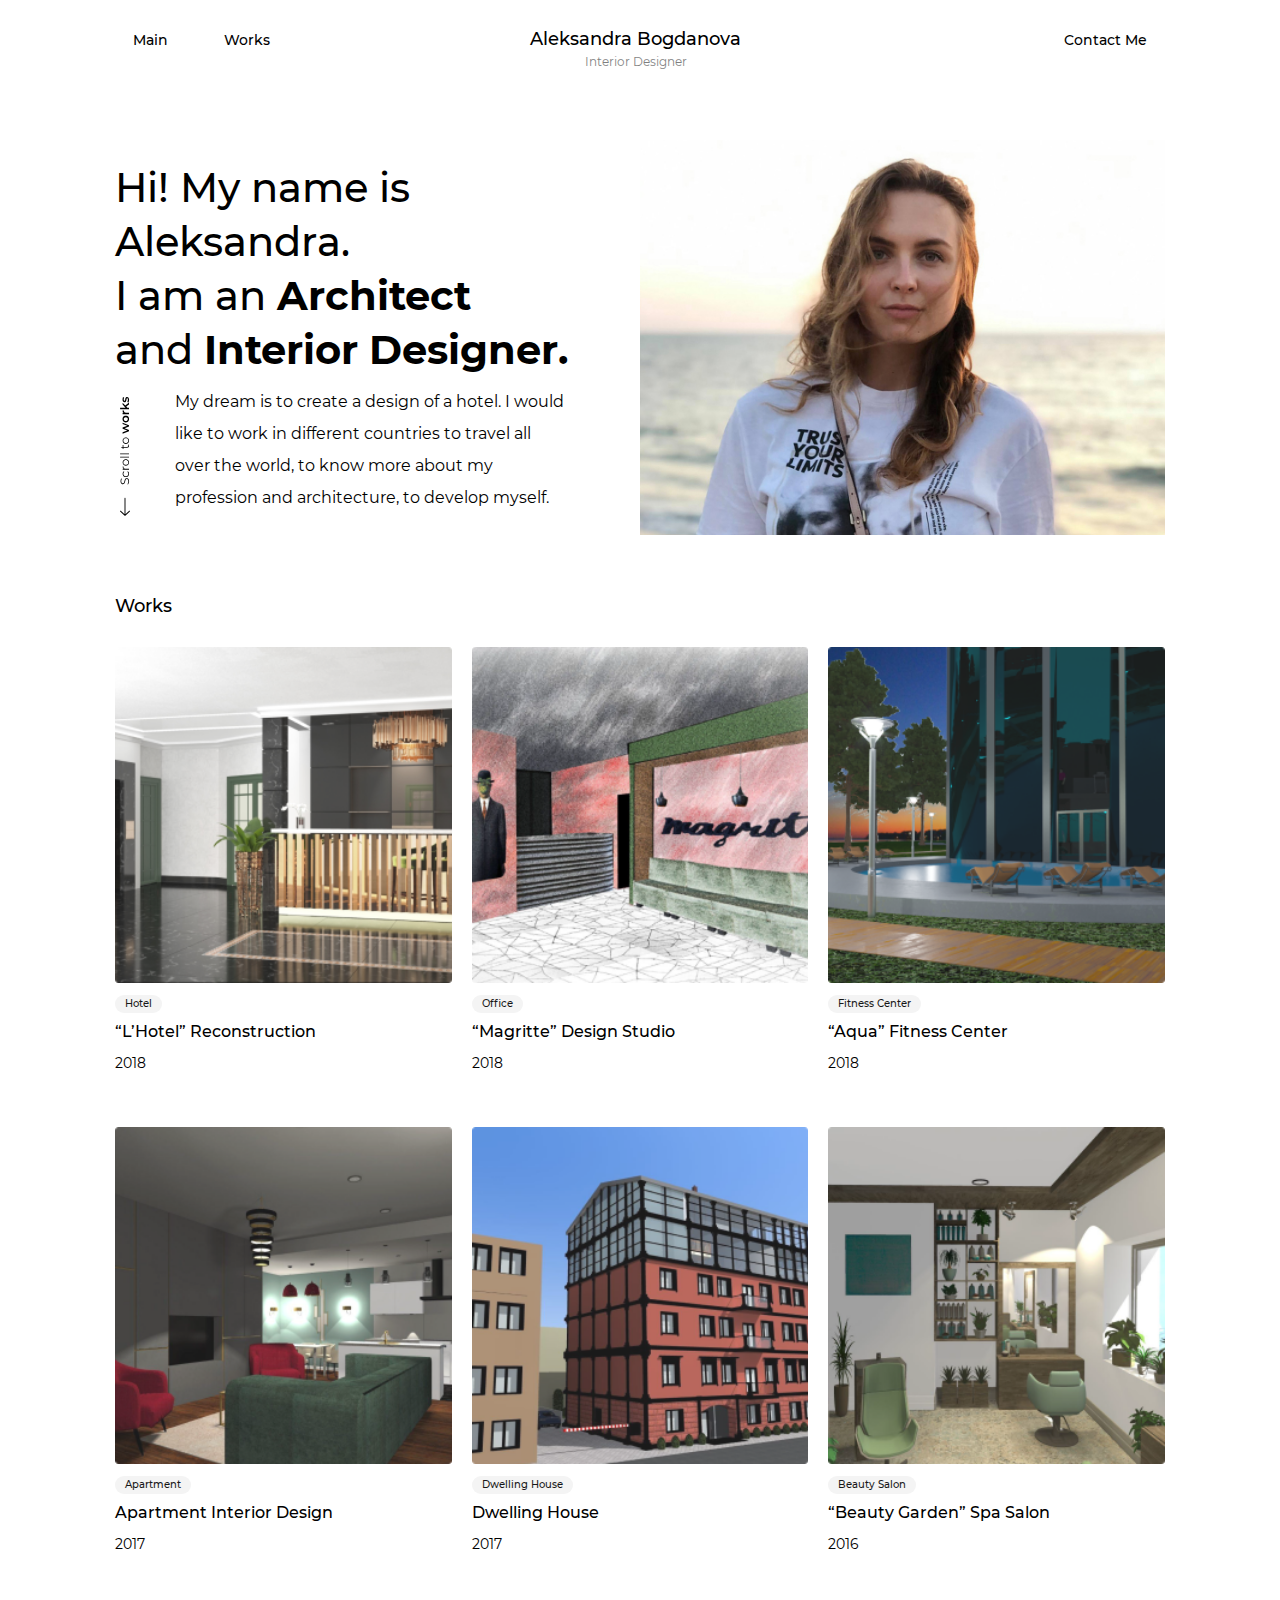
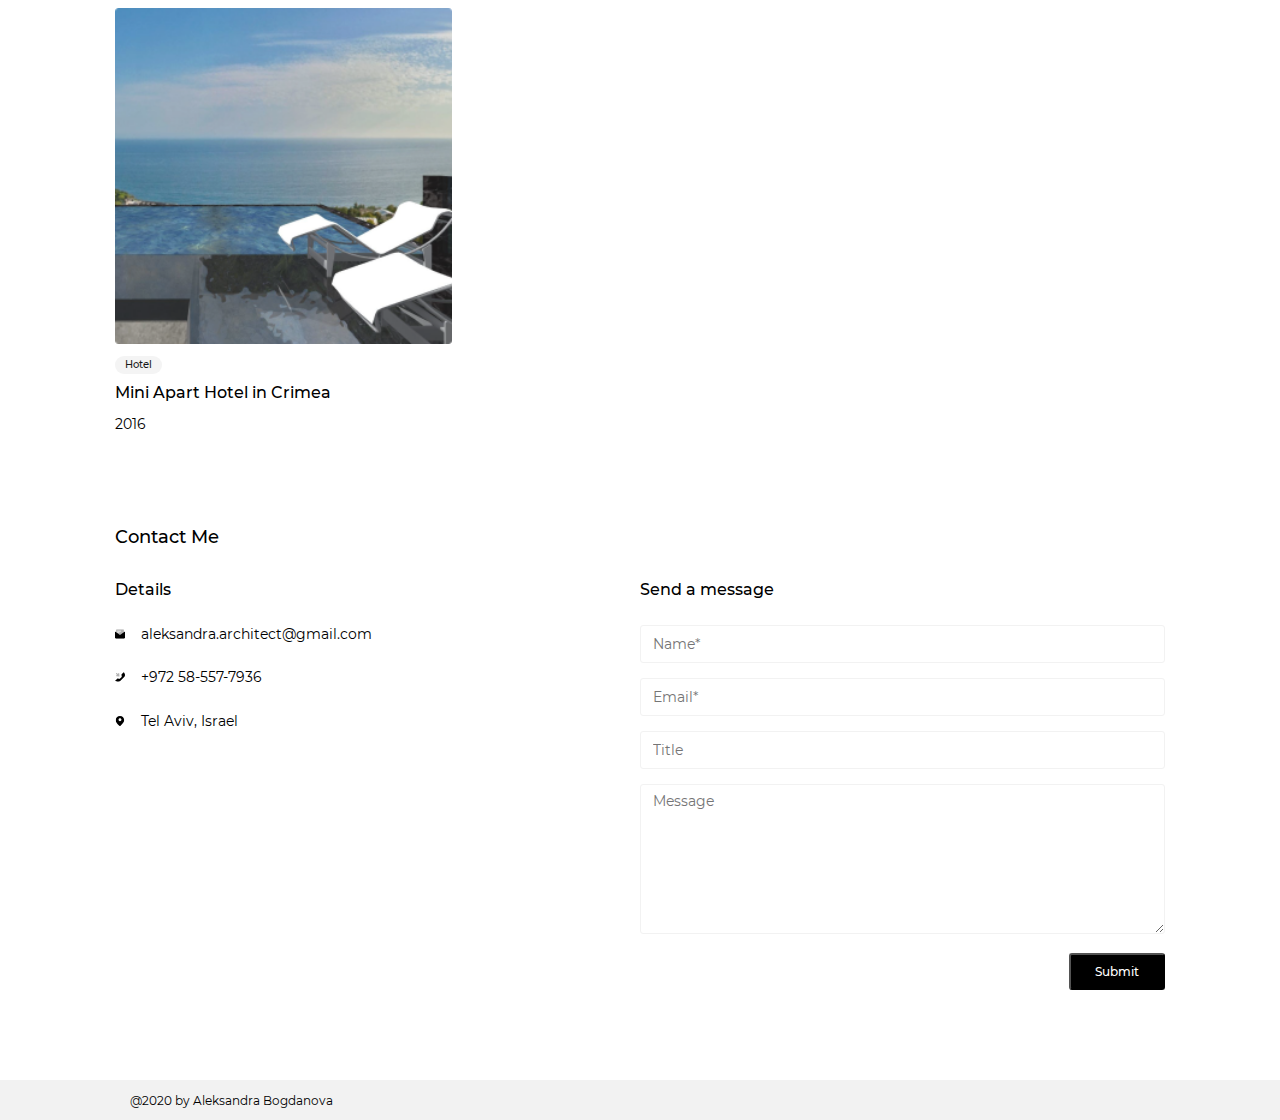
<file: index.html>
<!DOCTYPE html>
<html lang="en">
<head>
  <meta charset="UTF-8">
  <meta name="viewport" content="width=device-width, initial-scale=1.0">
  <meta name="description" content="Aleksandra Bogdanova portfolio">
  <meta name="keywords" content="arcitect, interior, design, portfolio">
  <link rel="stylesheet" href="./vendor/normalize.css">
  <link rel="stylesheet" href="./pages/index.css">
  <title>Aleksandra Bogdanova</title>
</head>
<body class="main">
  <header class="header main__section main__section_margin_s">
    <nav class="header__links">
      <a href="index.html#main" class="header__link font font_size_xs">Main</a>
      <a href="index.html#works" class="header__link font font_size_xs">Works</a>
    </nav>
    <div class="header__titles">
      <h1 class="header__title font font_size_l">Aleksandra Bogdanova</h1>
      <h2 class="header__subtitle font font_size_2xs">Interior Designer</h2>
    </div>
    <a href="index.html#connect" class="header__link header__link_last font font_size_xs">Contact Me</a>
  </header>
  <section class="bio main__section main__section_margin_s" id="main">
    <h2 class="bio__heading font font_size_xl">
      <span class="bio__title">Hi! My name is Aleksandra. </span>
      <span class="bio__title">I am an <span class="bio__title-accent">Architect</span></span>
      <span class="bio__title">and <span class="bio__title-accent">Interior Designer.</span></span>
    </h2>
    <div class="bio__body">
      <img src="./images/bio-scroll.svg" alt="Scroll line" class="bio__scroll">
      <p class="bio__copy font font_size_m">My dream is to create a design of a hotel. I would like to work in different countries to travel all over the world, to know more about my profession and architecture, to develop myself.</p>
    </div>
    <img src="./images/bio-portrait.jpg" alt="Aleksandra photo" class="bio__portrait">
  </section>
  <section class="works main__section main__section_margin_m" id="works">
    <h2 class="works__title font font_size_l">Works</h2>
    <div class="works__body">
      <article class="work">
        <img src="./images/work(1).png" alt="L’Hotel” Reconstruction image" class="work__image">
        <div class="icon work__icon font font_size_3xs">Hotel</div>
        <h3 class="work__title font font_size_sm">“L’Hotel” Reconstruction</h3>
        <p class="work__year font font_size_xss">2018</p>
      </article>
      <article class="work">
        <img src="./images/work(2).png" alt="“Magritte” Design Studio image" class="work__image">
        <div class="icon work__icon font font_size_3xs">Office</div>
        <h3 class="work__title font font_size_sm">“Magritte” Design Studio</h3>
        <p class="work__year font font_size_xss">2018</p>
      </article>
      <article class="work">
        <img src="./images/work(3).png" alt="“Aqua” Fitness Center image" class="work__image">
        <div class="icon work__icon font font_size_3xs">Fitness Center</div>
        <h3 class="work__title font font_size_sm">“Aqua” Fitness Center</h3>
        <p class="work__year font font_size_xss">2018</p>
      </article>
      <article class="work">
        <img src="./images/work(4).png" alt="Apartment Interior Design image" class="work__image">
        <div class="icon work__icon font font_size_3xs">Apartment</div>
        <h3 class="work__title font font_size_sm">Apartment Interior Design</h3>
        <p class="work__year font font_size_xss">2017</p>
      </article>
      <article class="work">
        <img src="./images/work(5).png" alt="Dwelling House image" class="work__image">
        <div class="icon work__icon font font_size_3xs">Dwelling House</div>
        <h3 class="work__title font font_size_sm">Dwelling House</h3>
        <p class="work__year font font_size_xss">2017</p>
      </article>
      <article class="work">
        <img src="./images/work(6).png" alt="“Beauty Garden” Spa Salon image" class="work__image">
        <div class="icon work__icon font font_size_3xs">Beauty Salon</div>
        <h3 class="work__title font font_size_sm">“Beauty Garden” Spa Salon</h3>
        <p class="work__year font font_size_xss">2016</p>
      </article>
      <article class="work">
        <img src="./images/work(7).png" alt="Mini Apart Hotel in Crimea image" class="work__image">
        <div class="icon work__icon font font_size_3xs">Hotel</div>
        <h3 class="work__title font font_size_sm">Mini Apart Hotel in Crimea</h3>
        <p class="work__year font font_size_xss">2016</p>
      </article>
    </div>
  </section>
  <section class="connect main__section main__section_margin_m" id="connect">
    <h2 class="connect__title font font_size_l">Contact Me</h2>
    <div class="connect__details">
      <h3 class="connect__subtitle font font_size_s">Details</h3>
      <ul class="connect__links">
        <li class="connect__links-list">
          <img src="./images/icon 1.svg" alt="Mail icon" class="connect__icon">
          <a href="mailto:aleksandra.architect@gmail.com" class="connect__link font font_size_xs">aleksandra.architect@gmail.com</a>
        </li>
        <li class="connect__links-list">
          <img src="./images/icon 2.svg" alt="Tel icon" class="connect__icon">
          <a href="tel:+972585577936" class="connect__link font font_size_xs">+972 58-557-7936</a>
        </li>
        <li class="connect__links-list">
          <img src="./images/icon 3.svg" alt="Map icon" class="connect__icon">
          <a href="https://goo.gl/maps/DNoD9ChzmgDNuJs36" class="connect__link font font_size_xs" target="_blank">Tel Aviv, Israel</a>
        </li>
    </ul>
    </div>
    <form class="form connect__form" name="form" method="GET" action="#">
      <h3 class="connect__subtitle font font_size_s">Send a message</h3>
      <fieldset class="form__fieldset">
      <input type="text" class="form__field form__field_type_text font font_size_xs" name="name" placeholder="Name*" required></input>
      <input type="email" class="form__field form__field_type_email font font_size_xs" name="email" placeholder="Email*" required></input>
      <input type="text" class="form__field form__field_type_title font font_size_xs" name="title" placeholder="Title"></input>
      <textarea class="form__field form__field_type_textarea font font_size_xs" name="message" placeholder="Message"></textarea>
    </fieldset>
    <button type="submit" class="form__button font font_size_2xs">Submit</button>
    </form>
  </section>
  <footer class="footer">
    <p class="footer__copyright font font_size_2xs">@2020 by Aleksandra Bogdanova</p>
  </footer>
  <script src="./script.js"></script>
</body>
</html>
</file>
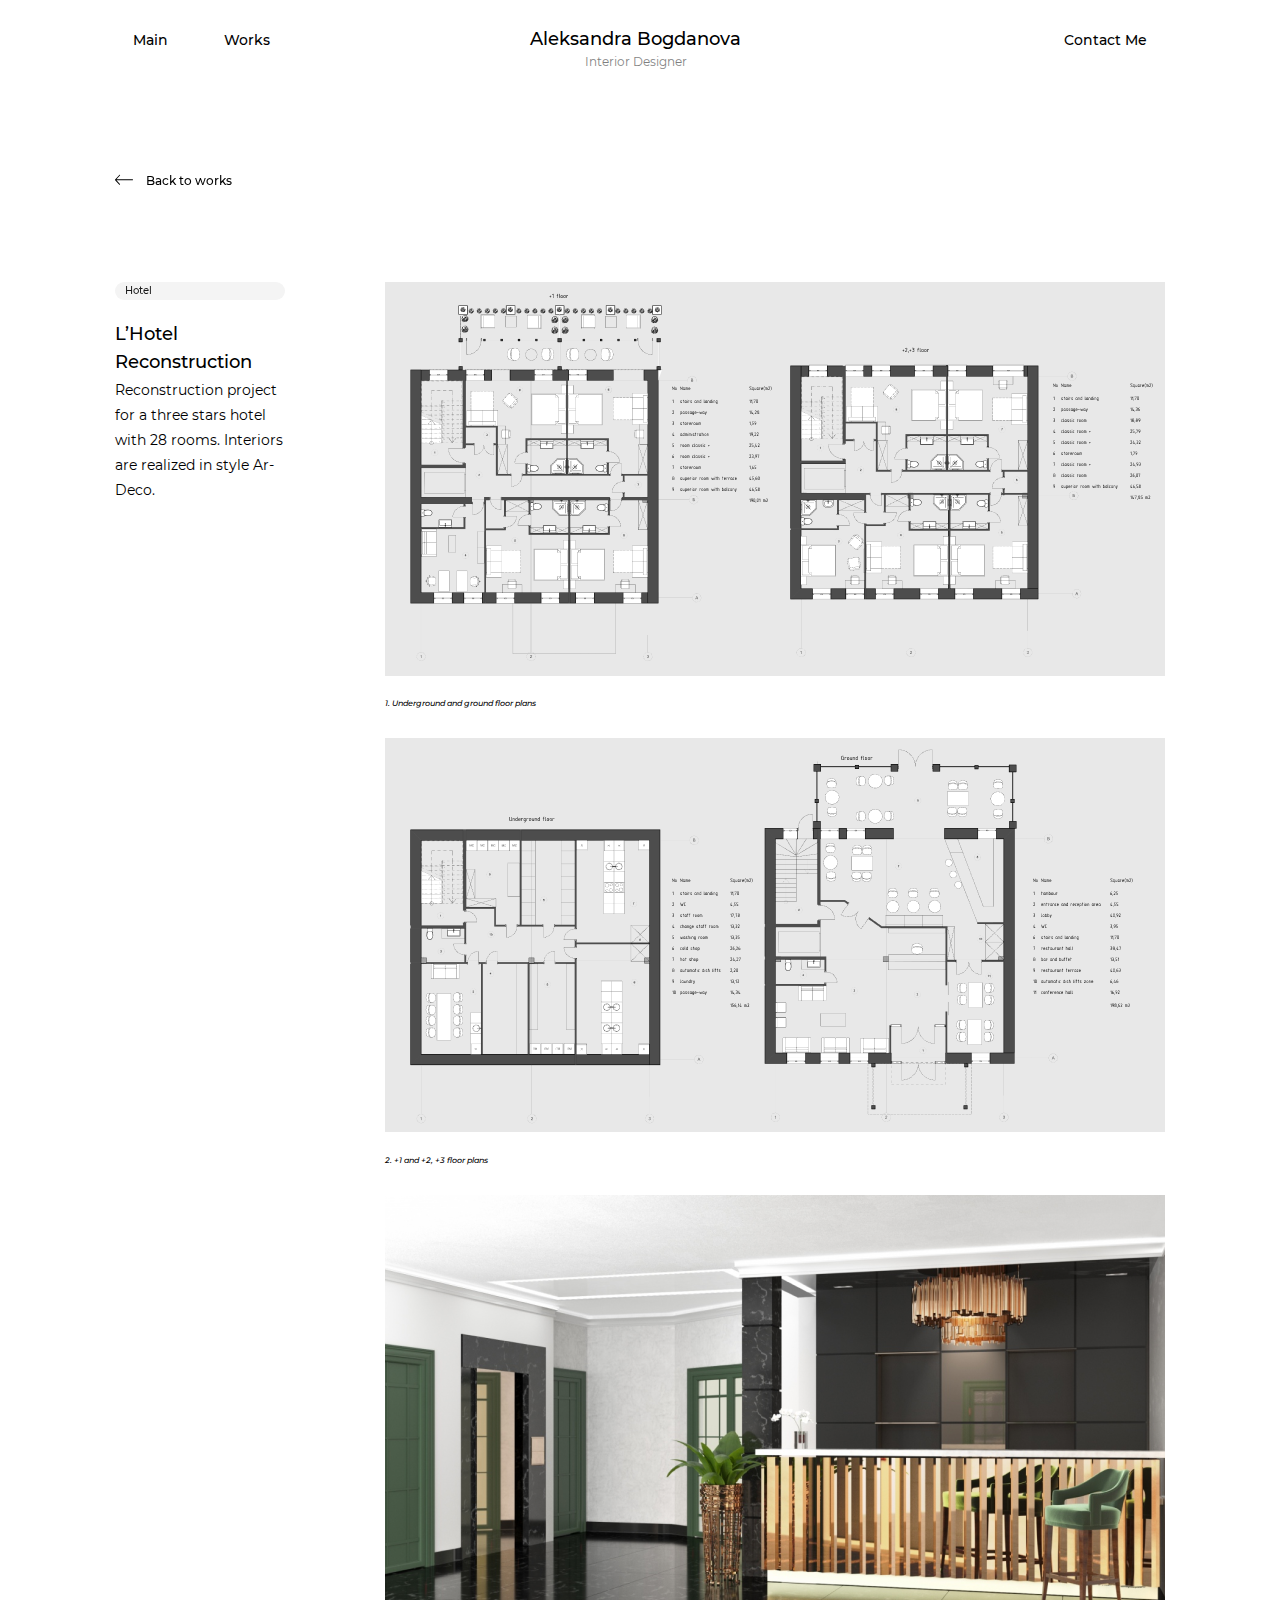
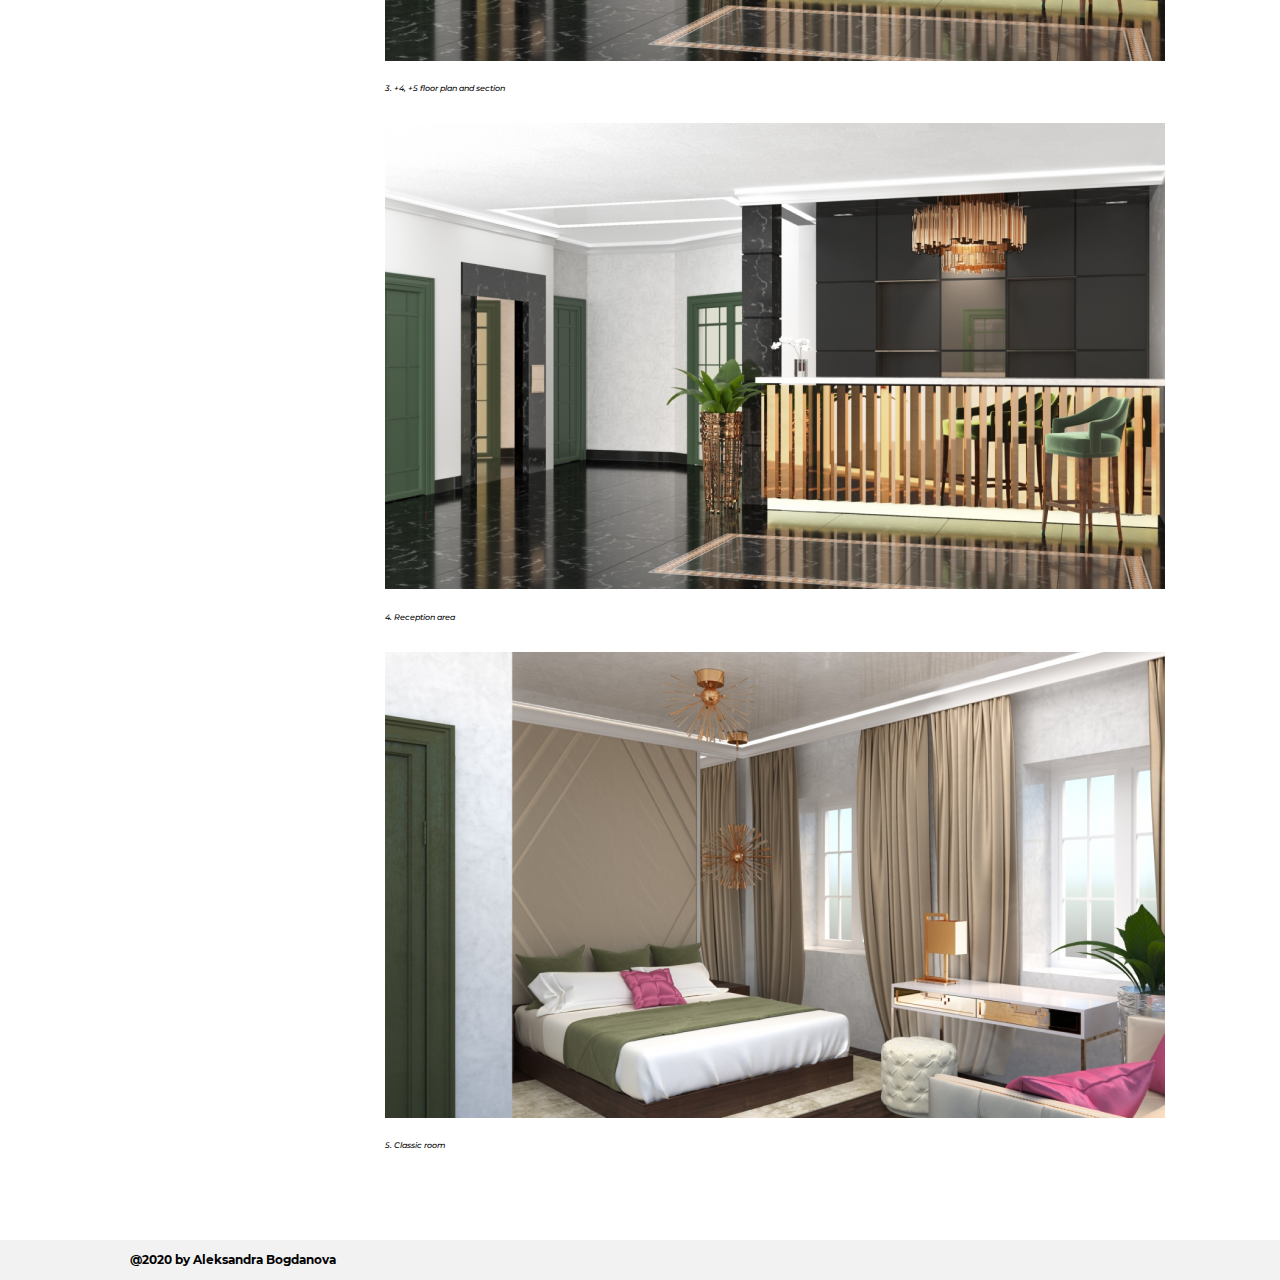
<file: project1.html>
<!DOCTYPE html>
<html lang="en">
  <head>
    <meta charset="UTF-8">
    <meta name="viewport" content="width=device-width, initial-scale=1.0">
    <meta name="description" content="Aleksandra Bogdanova portfolio - project">
    <meta name="keywords" content="arcitect, interior, design, portfolio">
    <link rel="stylesheet" href="./vendor/normalize.css">
    <link rel="stylesheet" href="./pages/project1.css">
    <link href="https://fonts.googleapis.com/css2?family=Montserrat:wght@500&display=swap" rel="stylesheet">
    <link href="https://fonts.googleapis.com/css2?family=Montserrat&display=swap" rel="stylesheet">
    <title>“L’Hotel” Reconstruction</title>
  </head>
<body>
  <header class="header main__section main__section_margin_m">
    <nav class="header__links">
      <a href="index.html#main" class="header__link font font_size_xs">Main</a>
      <a href="index.html#works" class="header__link font font_size_xs">Works</a>
    </nav>
    <div class="header__titles">
      <h1 class="header__title font font_size_l">Aleksandra Bogdanova</h1>
      <h2 class="header__subtitle font font_size_2xs">Interior Designer</h2>
    </div>
    <a href="index.html#connect" class="header__link font font_size_xs">Contact Me</a>
  </header>
  <div class="header__back-link main__section main__section_margin_m">
    <a href="index.html#works" class="back-link font"><img src="./blocks/back-link/Vector.svg" alt="Left arrow" class="back-link__arrow"> Back to works</a>
  </div>
  <section class="project main__section main__section_margin_s">
    <div class="project__rewiew">
      <div class="icon font font_size_3xs">Hotel</div>
      <h2 class="project__title font">L’Hotel Reconstruction</h2>
      <p class="project__copy font">Reconstruction project for a three stars  hotel with 28 rooms. Interiors are realized in style Ar-Deco.</p>
    </div>
    <div class="project__images">
      <img src="./blocks/project/project1.1.png" alt="Project image" class="project__image">
      <p class="project__image-text font">1. Underground and ground floor plans</p>
      <img src="./blocks/project/project1.2.png" alt="Project image" class="project__image">
      <p class="project__image-text font">2. +1 and +2, +3 floor plans</p>
      <img src="./blocks/project/project1.4.png" alt="Project image" class="project__image">
      <p class="project__image-text font">3. +4, +5 floor plan and section</p>
      <img src="./blocks/project/project1.4.png" alt="Project image" class="project__image">
      <p class="project__image-text font">4. Reception area</p>
      <img src="./blocks/project/project1.5.png" alt="Project image" class="project__image">
      <p class="project__image-text font">5. Classic room</p>
    </div>
  </section>
  <footer class="footer">
    <h2 class="footer__copyright font font_size_2xs">@2020 by Aleksandra Bogdanova</h2>
  </footer>
</body>
</html>
</file>
<file: pages/index.css>
@import url(../blocks/font/font.css);
@import url(../blocks/main/main.css);
@import url(../blocks/header/header.css);
@import url(../blocks/bio/bio.css);
@import url(../blocks/works/works.css);
@import url(../blocks/work/work.css);
@import url(../blocks/icon/icon.css);
@import url(../blocks/connect/connect.css);
@import url(../blocks/form/form.css);
@import url(../blocks/footer/footer.css);
</file>
<file: pages/project1.css>
@import url(../blocks/font/font.css);
@import url(../blocks/main/main.css);
@import url(../blocks/header/header.css);
@import url(../blocks/back-link/back-link.css);
@import url(../blocks/project/project.css);
@import url(../blocks/icon/icon.css);
@import url(../blocks/footer/footer.css);
</file>
